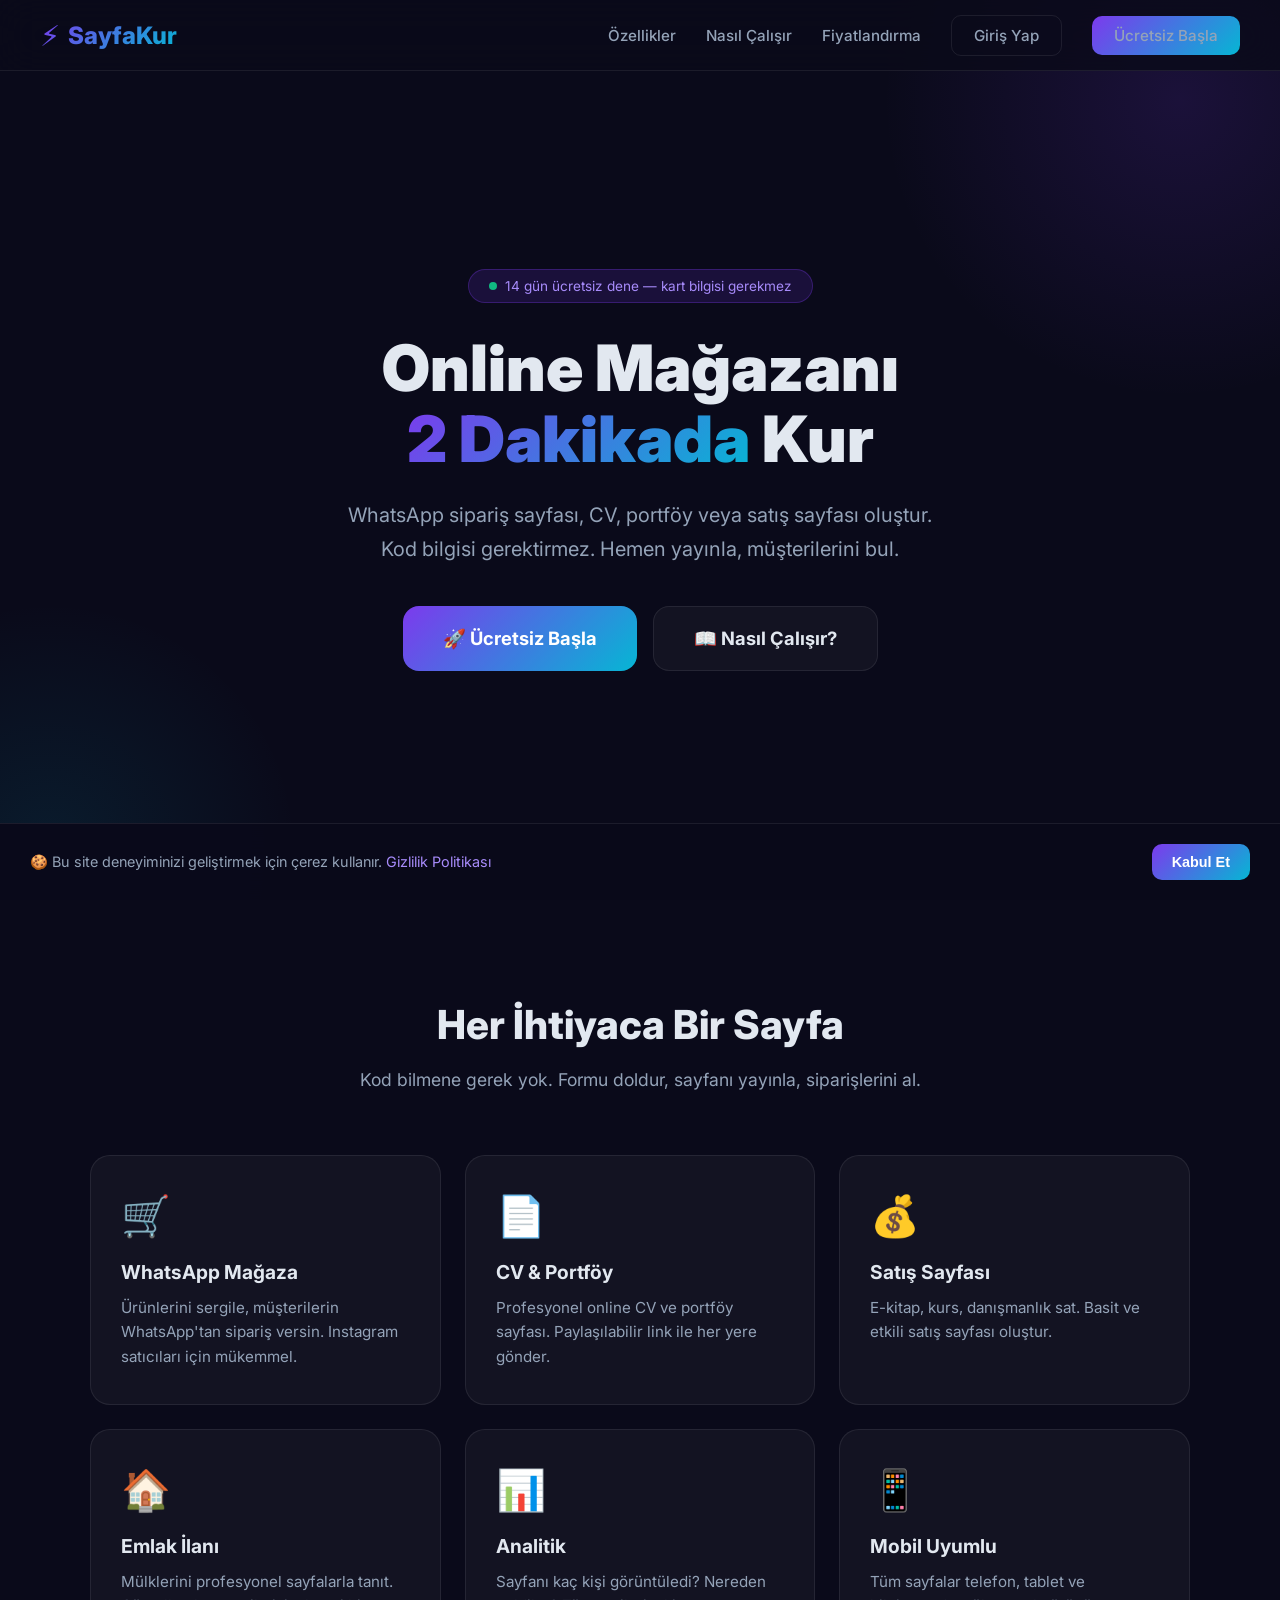
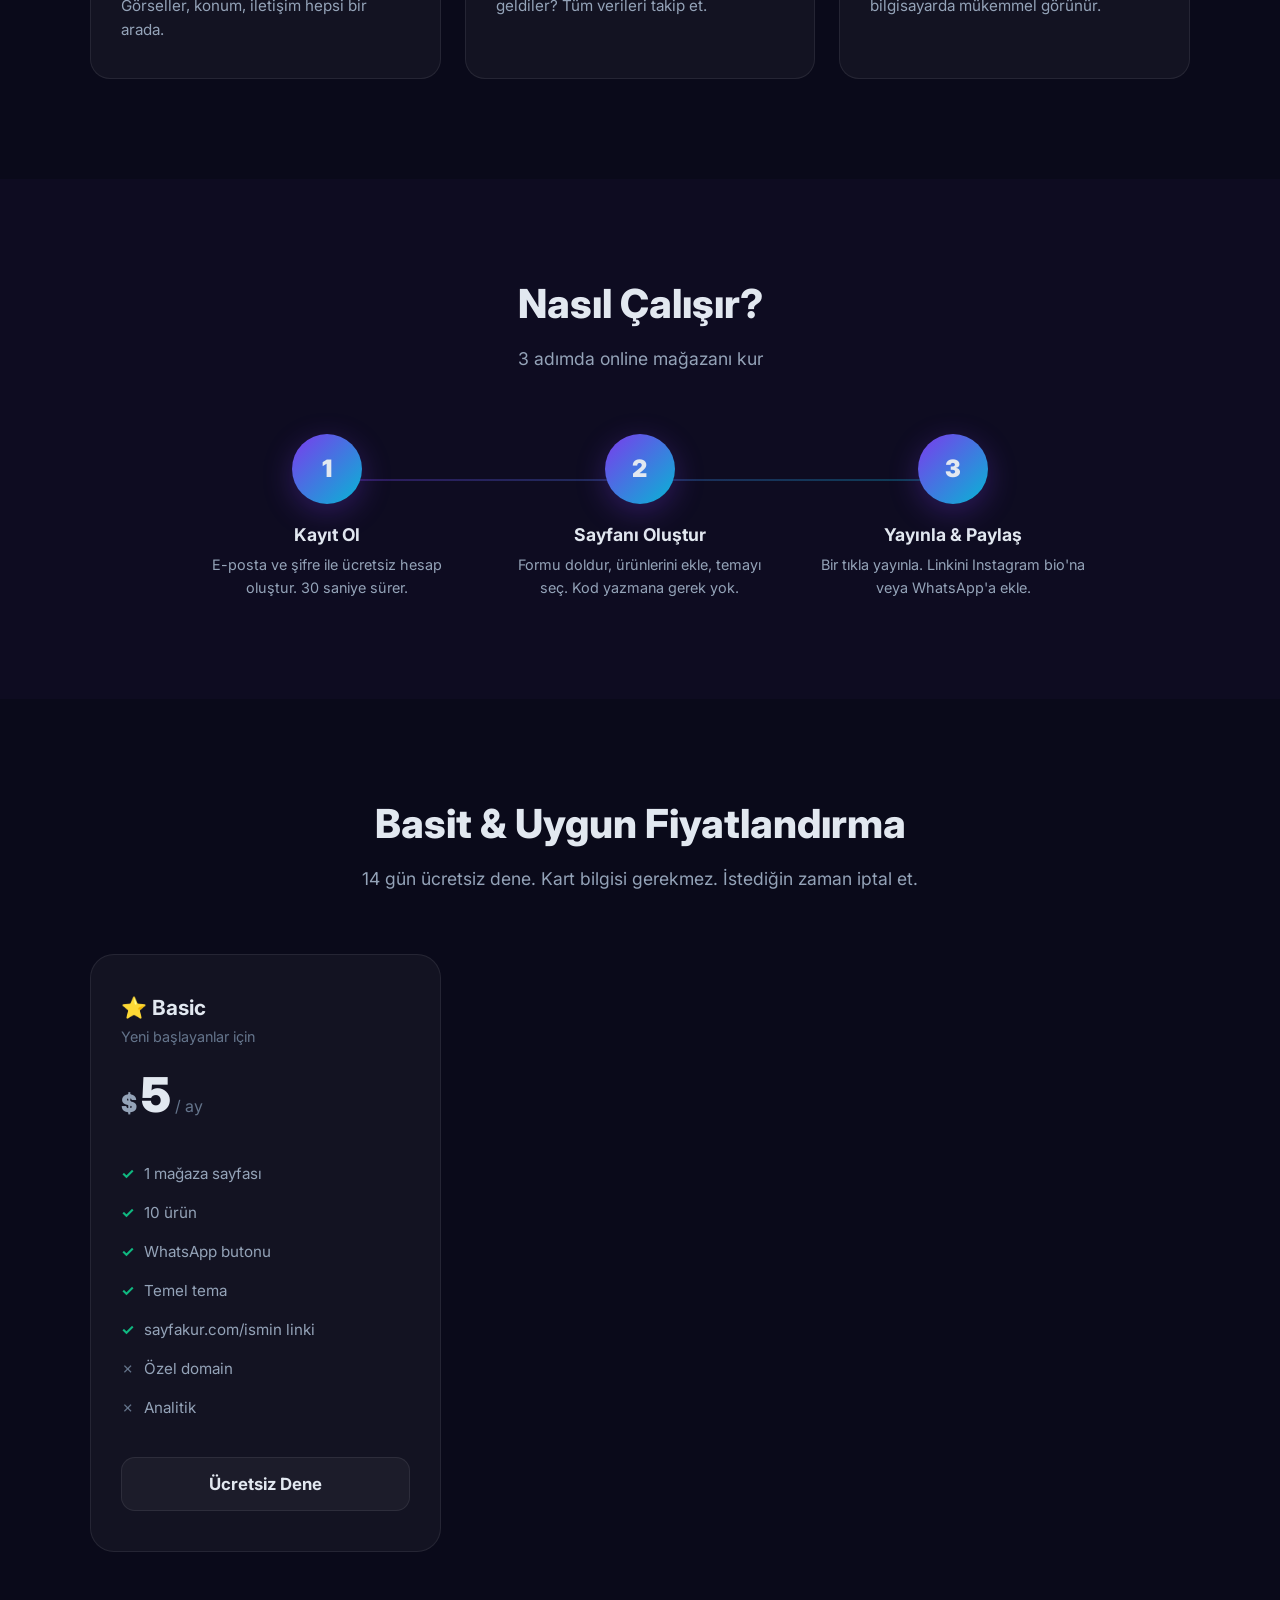
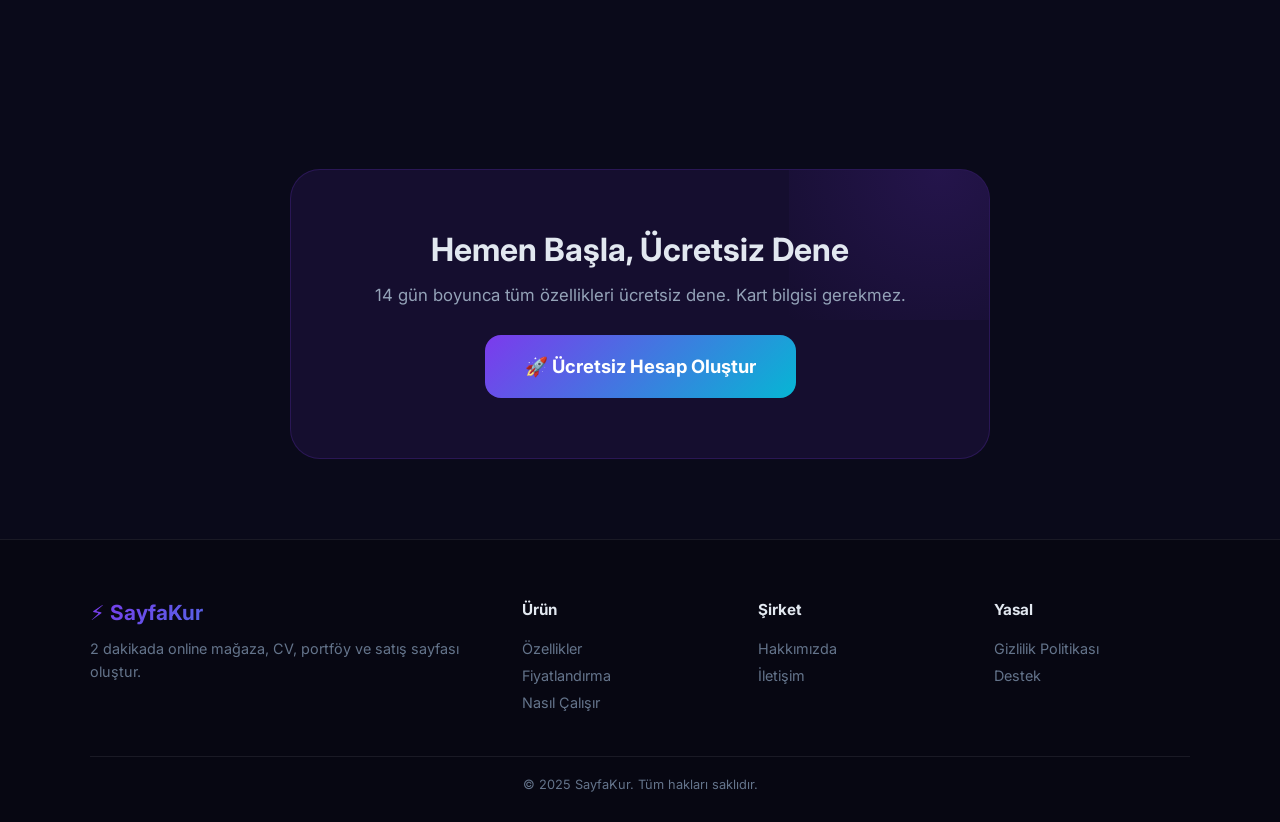
<file: index.html>
<!DOCTYPE html>
<html lang="tr">
<head>
    <meta charset="UTF-8">
    <meta name="viewport" content="width=device-width, initial-scale=1.0">
    <title>SayfaKur — 2 Dakikada WhatsApp Mağaza Sayfası Oluştur</title>
    <meta name="description" content="SayfaKur ile 2 dakikada WhatsApp mağaza sayfası, CV, portföy ve satış sayfası oluşturun. Ücretsiz deneyin!">
    <meta name="keywords" content="whatsapp mağaza, online mağaza, sipariş sayfası, mini site oluştur, sayfakur">
    <meta name="robots" content="index, follow">
    <link rel="canonical" href="https://sayfakur.vercel.app/">
    <meta property="og:title" content="SayfaKur — 2 Dakikada Online Mağaza Sayfası">
    <meta property="og:description" content="WhatsApp mağaza sayfası, CV, satış sayfası oluştur. Ücretsiz başla!">
    <meta property="og:type" content="website">
    <meta property="og:url" content="https://sayfakur.vercel.app/">
    <link rel="preconnect" href="https://fonts.googleapis.com">
    <link href="https://fonts.googleapis.com/css2?family=Inter:wght@400;500;600;700;800;900&display=swap" rel="stylesheet">
    <link rel="stylesheet" href="/style.css">
</head>
<body>

<!-- NAVBAR -->
<nav class="navbar">
    <div class="navbar-inner">
        <a href="/" class="navbar-logo">
            <span>⚡</span> SayfaKur
        </a>

        <button class="hamburger" onclick="toggleMenu()">
            <span></span>
            <span></span>
            <span></span>
        </button>

        <div class="navbar-links" id="nav-links">
            <a href="#ozellikler">Özellikler</a>
            <a href="#nasil-calisir">Nasıl Çalışır</a>
            <a href="#fiyatlandirma">Fiyatlandırma</a>
            <a href="/giris.html" class="nav-btn nav-btn-ghost">Giriş Yap</a>
            <a href="/kayit.html" class="nav-btn nav-btn-primary">Ücretsiz Başla</a>
        </div>
    </div>
</nav>

<!-- HERO -->
<section class="hero">
    <div class="hero-content">
        <div class="hero-badge">
            <span class="dot"></span>
            14 gün ücretsiz dene — kart bilgisi gerekmez
        </div>
        <h1>
            Online Mağazanı<br>
            <span class="gradient-text">2 Dakikada</span> Kur
        </h1>
        <p>
            WhatsApp sipariş sayfası, CV, portföy veya satış sayfası oluştur.
            Kod bilgisi gerektirmez. Hemen yayınla, müşterilerini bul.
        </p>
        <div class="hero-buttons">
            <a href="/kayit.html" class="btn btn-primary btn-lg">
                🚀 Ücretsiz Başla
            </a>
            <a href="#nasil-calisir" class="btn btn-secondary btn-lg">
                📖 Nasıl Çalışır?
            </a>
        </div>
    </div>
</section>

<!-- ÖZELLİKLER -->
<section class="section" id="ozellikler">
    <div class="section-header animate-on-scroll">
        <h2>Her İhtiyaca <span class="gradient-text">Bir Sayfa</span></h2>
        <p>Kod bilmene gerek yok. Formu doldur, sayfanı yayınla, siparişlerini al.</p>
    </div>

    <div class="features-grid">
        <div class="feature-card animate-on-scroll">
            <span class="feature-icon">🛒</span>
            <h3>WhatsApp Mağaza</h3>
            <p>Ürünlerini sergile, müşterilerin WhatsApp'tan sipariş versin. Instagram satıcıları için mükemmel.</p>
        </div>

        <div class="feature-card animate-on-scroll">
            <span class="feature-icon">📄</span>
            <h3>CV & Portföy</h3>
            <p>Profesyonel online CV ve portföy sayfası. Paylaşılabilir link ile her yere gönder.</p>
        </div>

        <div class="feature-card animate-on-scroll">
            <span class="feature-icon">💰</span>
            <h3>Satış Sayfası</h3>
            <p>E-kitap, kurs, danışmanlık sat. Basit ve etkili satış sayfası oluştur.</p>
        </div>

        <div class="feature-card animate-on-scroll">
            <span class="feature-icon">🏠</span>
            <h3>Emlak İlanı</h3>
            <p>Mülklerini profesyonel sayfalarla tanıt. Görseller, konum, iletişim hepsi bir arada.</p>
        </div>

        <div class="feature-card animate-on-scroll">
            <span class="feature-icon">📊</span>
            <h3>Analitik</h3>
            <p>Sayfanı kaç kişi görüntüledi? Nereden geldiler? Tüm verileri takip et.</p>
        </div>

        <div class="feature-card animate-on-scroll">
            <span class="feature-icon">📱</span>
            <h3>Mobil Uyumlu</h3>
            <p>Tüm sayfalar telefon, tablet ve bilgisayarda mükemmel görünür.</p>
        </div>
    </div>
</section>

<!-- NASIL ÇALIŞIR -->
<section class="section" id="nasil-calisir" style="background:rgba(124,58,237,0.03);">
    <div class="section-header animate-on-scroll">
        <h2>Nasıl <span class="gradient-text">Çalışır?</span></h2>
        <p>3 adımda online mağazanı kur</p>
    </div>

    <div class="steps-grid">
        <div class="step-item animate-on-scroll">
            <div class="step-number">1</div>
            <h3>Kayıt Ol</h3>
            <p>E-posta ve şifre ile ücretsiz hesap oluştur. 30 saniye sürer.</p>
        </div>

        <div class="step-item animate-on-scroll">
            <div class="step-number">2</div>
            <h3>Sayfanı Oluştur</h3>
            <p>Formu doldur, ürünlerini ekle, temayı seç. Kod yazmana gerek yok.</p>
        </div>

        <div class="step-item animate-on-scroll">
            <div class="step-number">3</div>
            <h3>Yayınla & Paylaş</h3>
            <p>Bir tıkla yayınla. Linkini Instagram bio'na veya WhatsApp'a ekle.</p>
        </div>
    </div>
</section>

<!-- FİYATLANDIRMA -->
<section class="section" id="fiyatlandirma">
    <div class="section-header animate-on-scroll">
        <h2>Basit & Uygun <span class="gradient-text">Fiyatlandırma</span></h2>
        <p>14 gün ücretsiz dene. Kart bilgisi gerekmez. İstediğin zaman iptal et.</p>
    </div>

    <div class="pricing-grid">

        <!-- BASIC -->
        <div class="pricing-card animate-on-scroll">
            <h3>⭐ Basic</h3>
            <p style="color:var(--text-dim);font-size:0.9rem;">Yeni başlayanlar için</p>
            <div class="price">
                <span class="currency">$</span>5
                <span class="period">/ ay</span>
            </div>
            <ul class="pricing-features">
                <li><span class="check">✓</span> 1 mağaza sayfası</li>
                <li><span class="check">✓</span> 10 ürün</li>
                <li><span class="check">✓</span> WhatsApp butonu</li>
                <li><span class="check">✓</span> Temel tema</li>
                <li><span class="check">✓</span> sayfakur.com/ismin linki</li>
                <li><span class="cross">✗</span> Özel domain</li>
                <li><span class="cross">✗</span> Analitik</li>
            </ul>
            <a href="/kayit.html" class="btn btn-secondary btn-full">Ücretsiz Dene</a>
        </div>

        <!-- PRO -->
        <div class="pricing-card popular animate-on-scroll">
            <div class="popular-badge">🔥 En Popüler</div>
            <h3>🚀 Pro</h3>
            <p style="color:var(--text-dim);font-size:0.9rem;">Büyüyen işletmeler için</p>
            <div class="price">
                <span class="currency">$</span>10
                <span class="period">/ ay</span>
            </div>
            <ul class="pricing-features">
                <li><span class="check">✓</span> 5 mağaza sayfası</li>
                <li><span class="check">✓</span> Sınırsız ürün</li>
                <li><span class="check">✓</span> WhatsApp + Instagram</li>
                <li><span class="check">✓</span> Tüm temalar</li>
                <li><span class="check">✓</span> Watermark kaldırma</li>
                <li><span class="check">✓</span> PDF katalog export</li>
                <li><span class="check">✓</span> Temel analitik</li>
                <li><span class="cross">✗</span> Özel domain</li>
            </ul>
            <a href="/kayit.html" class="btn btn-primary btn-full">Ücretsiz Dene</a>
        </div>

        <!-- BUSINESS -->
        <div class="pricing-card animate-on-scroll">
            <h3>💎 Business</h3>
            <p style="color:var(--text-dim);font-size:0.9rem;">Profesyoneller için</p>
            <div class="price">
                <span class="currency">$</span>20
                <span class="period">/ ay</span>
            </div>
            <ul class="pricing-features">
                <li><span class="check">✓</span> Sınırsız sayfa</li>
                <li><span class="check">✓</span> Sınırsız ürün</li>
                <li><span class="check">✓</span> Özel domain bağlama</li>
                <li><span class="check">✓</span> Gelişmiş analitik</li>
                <li><span class="check">✓</span> CRM (müşteri takip)</li>
                <li><span class="check">✓</span> Teklif / fatura</li>
                <li><span class="check">✓</span> Öncelikli destek</li>
            </ul>
            <a href="/kayit.html" class="btn btn-accent btn-full">Ücretsiz Dene</a>
        </div>
    </div>
</section>



<!-- CTA -->
<section class="cta-section">
    <div class="cta-box animate-on-scroll">
        <h2>Hemen Başla, <span class="gradient-text">Ücretsiz Dene</span></h2>
        <p>14 gün boyunca tüm özellikleri ücretsiz dene. Kart bilgisi gerekmez.</p>
        <a href="/kayit.html" class="btn btn-primary btn-lg">
            🚀 Ücretsiz Hesap Oluştur
        </a>
    </div>
</section>

<!-- FOOTER -->
<footer class="footer">
    <div class="footer-inner">
        <div class="footer-brand">
            <h3>⚡ SayfaKur</h3>
            <p>2 dakikada online mağaza, CV, portföy ve satış sayfası oluştur.</p>
        </div>
        <div class="footer-col">
            <h4>Ürün</h4>
            <a href="#ozellikler">Özellikler</a>
            <a href="#fiyatlandirma">Fiyatlandırma</a>
            <a href="#nasil-calisir">Nasıl Çalışır</a>
        </div>
        <div class="footer-col">
            <h4>Şirket</h4>
            <a href="/hakkimizda.html">Hakkımızda</a>
            <a href="/iletisim.html">İletişim</a>
        </div>
        <div class="footer-col">
            <h4>Yasal</h4>
            <a href="/gizlilik.html">Gizlilik Politikası</a>
            <a href="/iletisim.html">Destek</a>
        </div>
    </div>
    <div class="footer-bottom">
        <p>© 2025 SayfaKur. Tüm hakları saklıdır.</p>
    </div>
</footer>

<!-- Cookie Banner -->
<div class="cookie-banner" id="cookie-banner">
    <p>🍪 Bu site deneyiminizi geliştirmek için çerez kullanır. <a href="/gizlilik.html">Gizlilik Politikası</a></p>
    <button class="btn btn-sm btn-primary" onclick="acceptCookies()">Kabul Et</button>
</div>

<script>
    // Cookie banner
    if (localStorage.getItem('cookieAccepted')) {
        document.getElementById('cookie-banner').style.display = 'none';
    }
    function acceptCookies() {
        localStorage.setItem('cookieAccepted', 'true');
        document.getElementById('cookie-banner').style.display = 'none';
    }

    // Hamburger menü
    function toggleMenu() {
        document.getElementById('nav-links').classList.toggle('open');
    }

    // Scroll animasyon
    const observer = new IntersectionObserver((entries) => {
        entries.forEach((entry, index) => {
            if (entry.isIntersecting) {
                setTimeout(() => {
                    entry.target.classList.add('visible');
                }, index * 100);
                observer.unobserve(entry.target);
            }
        });
    }, { threshold: 0.1 });

    document.querySelectorAll('.animate-on-scroll').forEach(el => {
        observer.observe(el);
    });
</script>

</body>
</html>
</file>
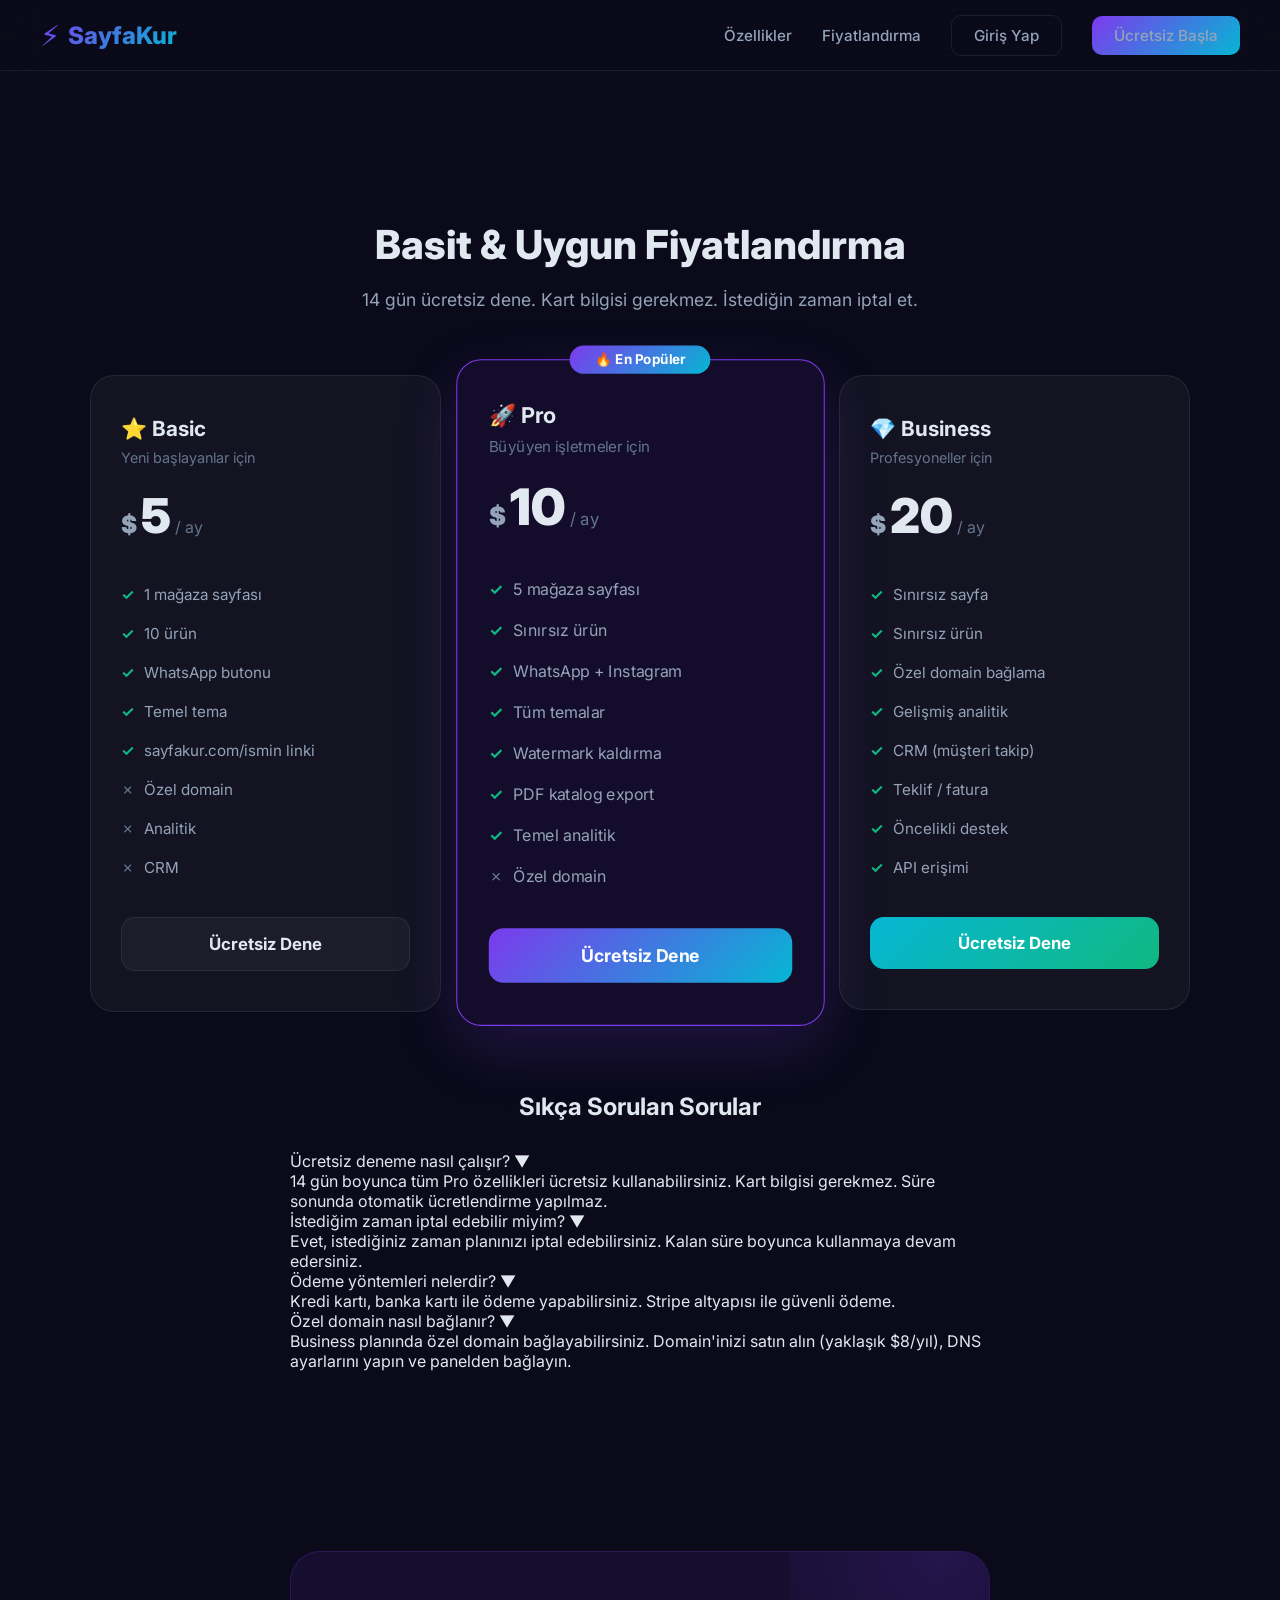
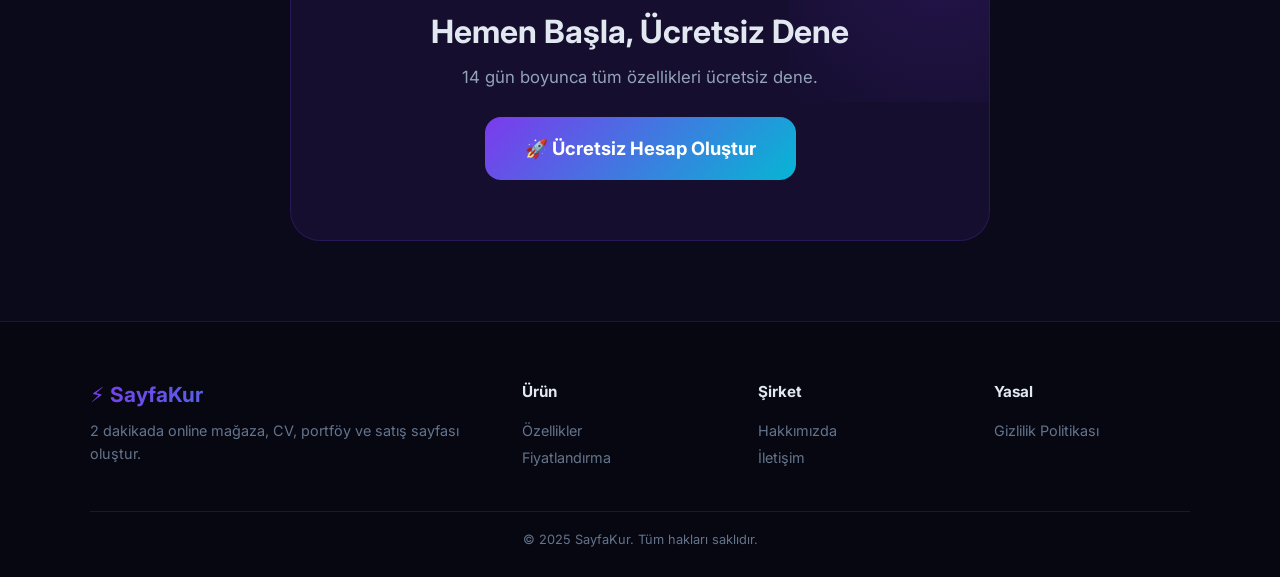
<file: fiyatlandirma.html>
<!DOCTYPE html>
<html lang="tr">
<head>
    <meta charset="UTF-8">
    <meta name="viewport" content="width=device-width, initial-scale=1.0">
    <title>Fiyatlandırma — SayfaKur</title>
    <meta name="description" content="SayfaKur fiyatlandırma planları. $5'dan başlayan fiyatlarla online mağaza oluşturun.">
    <link rel="preconnect" href="https://fonts.googleapis.com">
    <link href="https://fonts.googleapis.com/css2?family=Inter:wght@400;500;600;700;800;900&display=swap" rel="stylesheet">
    <link rel="stylesheet" href="/style.css">
</head>
<body>

<nav class="navbar">
    <div class="navbar-inner">
        <a href="/" class="navbar-logo"><span>⚡</span> SayfaKur</a>
        <button class="hamburger" onclick="toggleMenu()"><span></span><span></span><span></span></button>
        <div class="navbar-links" id="nav-links">
            <a href="/#ozellikler">Özellikler</a>
            <a href="/fiyatlandirma.html">Fiyatlandırma</a>
            <a href="/giris.html" class="nav-btn nav-btn-ghost">Giriş Yap</a>
            <a href="/kayit.html" class="nav-btn nav-btn-primary">Ücretsiz Başla</a>
        </div>
    </div>
</nav>

<div style="padding-top:120px;"></div>

<section class="section" id="fiyatlandirma">
    <div class="section-header animate-on-scroll">
        <h2>Basit & Uygun <span class="gradient-text">Fiyatlandırma</span></h2>
        <p>14 gün ücretsiz dene. Kart bilgisi gerekmez. İstediğin zaman iptal et.</p>
    </div>

    <div class="pricing-grid">

        <!-- BASIC -->
        <div class="pricing-card animate-on-scroll">
            <h3>⭐ Basic</h3>
            <p style="color:var(--text-dim);font-size:0.9rem;">Yeni başlayanlar için</p>
            <div class="price">
                <span class="currency">$</span>5
                <span class="period">/ ay</span>
            </div>
            <ul class="pricing-features">
                <li><span class="check">✓</span> 1 mağaza sayfası</li>
                <li><span class="check">✓</span> 10 ürün</li>
                <li><span class="check">✓</span> WhatsApp butonu</li>
                <li><span class="check">✓</span> Temel tema</li>
                <li><span class="check">✓</span> sayfakur.com/ismin linki</li>
                <li><span class="cross">✗</span> Özel domain</li>
                <li><span class="cross">✗</span> Analitik</li>
                <li><span class="cross">✗</span> CRM</li>
            </ul>
            <a href="/kayit.html" class="btn btn-secondary btn-full">Ücretsiz Dene</a>
        </div>

        <!-- PRO -->
        <div class="pricing-card popular animate-on-scroll">
            <div class="popular-badge">🔥 En Popüler</div>
            <h3>🚀 Pro</h3>
            <p style="color:var(--text-dim);font-size:0.9rem;">Büyüyen işletmeler için</p>
            <div class="price">
                <span class="currency">$</span>10
                <span class="period">/ ay</span>
            </div>
            <ul class="pricing-features">
                <li><span class="check">✓</span> 5 mağaza sayfası</li>
                <li><span class="check">✓</span> Sınırsız ürün</li>
                <li><span class="check">✓</span> WhatsApp + Instagram</li>
                <li><span class="check">✓</span> Tüm temalar</li>
                <li><span class="check">✓</span> Watermark kaldırma</li>
                <li><span class="check">✓</span> PDF katalog export</li>
                <li><span class="check">✓</span> Temel analitik</li>
                <li><span class="cross">✗</span> Özel domain</li>
            </ul>
            <a href="/kayit.html" class="btn btn-primary btn-full">Ücretsiz Dene</a>
        </div>

        <!-- BUSINESS -->
        <div class="pricing-card animate-on-scroll">
            <h3>💎 Business</h3>
            <p style="color:var(--text-dim);font-size:0.9rem;">Profesyoneller için</p>
            <div class="price">
                <span class="currency">$</span>20
                <span class="period">/ ay</span>
            </div>
            <ul class="pricing-features">
                <li><span class="check">✓</span> Sınırsız sayfa</li>
                <li><span class="check">✓</span> Sınırsız ürün</li>
                <li><span class="check">✓</span> Özel domain bağlama</li>
                <li><span class="check">✓</span> Gelişmiş analitik</li>
                <li><span class="check">✓</span> CRM (müşteri takip)</li>
                <li><span class="check">✓</span> Teklif / fatura</li>
                <li><span class="check">✓</span> Öncelikli destek</li>
                <li><span class="check">✓</span> API erişimi</li>
            </ul>
            <a href="/kayit.html" class="btn btn-accent btn-full">Ücretsiz Dene</a>
        </div>
    </div>

    <!-- SSS -->
    <div style="max-width:700px;margin:80px auto 0;" class="faq-section">
        <h2 style="text-align:center;margin-bottom:30px;">Sıkça Sorulan Sorular</h2>

        <article class="faq-item">
            <div class="faq-question" onclick="this.parentElement.classList.toggle('open')">
                <span>Ücretsiz deneme nasıl çalışır?</span>
                <span class="arrow">▼</span>
            </div>
            <div class="faq-answer">
                <p>14 gün boyunca tüm Pro özellikleri ücretsiz kullanabilirsiniz. Kart bilgisi gerekmez. Süre sonunda otomatik ücretlendirme yapılmaz.</p>
            </div>
        </article>

        <article class="faq-item">
            <div class="faq-question" onclick="this.parentElement.classList.toggle('open')">
                <span>İstediğim zaman iptal edebilir miyim?</span>
                <span class="arrow">▼</span>
            </div>
            <div class="faq-answer">
                <p>Evet, istediğiniz zaman planınızı iptal edebilirsiniz. Kalan süre boyunca kullanmaya devam edersiniz.</p>
            </div>
        </article>

        <article class="faq-item">
            <div class="faq-question" onclick="this.parentElement.classList.toggle('open')">
                <span>Ödeme yöntemleri nelerdir?</span>
                <span class="arrow">▼</span>
            </div>
            <div class="faq-answer">
                <p>Kredi kartı, banka kartı ile ödeme yapabilirsiniz. Stripe altyapısı ile güvenli ödeme.</p>
            </div>
        </article>

        <article class="faq-item">
            <div class="faq-question" onclick="this.parentElement.classList.toggle('open')">
                <span>Özel domain nasıl bağlanır?</span>
                <span class="arrow">▼</span>
            </div>
            <div class="faq-answer">
                <p>Business planında özel domain bağlayabilirsiniz. Domain'inizi satın alın (yaklaşık $8/yıl), DNS ayarlarını yapın ve panelden bağlayın.</p>
            </div>
        </article>
    </div>
</section>

<!-- CTA -->
<section class="cta-section">
    <div class="cta-box animate-on-scroll">
        <h2>Hemen Başla, <span class="gradient-text">Ücretsiz Dene</span></h2>
        <p>14 gün boyunca tüm özellikleri ücretsiz dene.</p>
        <a href="/kayit.html" class="btn btn-primary btn-lg">🚀 Ücretsiz Hesap Oluştur</a>
    </div>
</section>

<footer class="footer">
    <div class="footer-inner">
        <div class="footer-brand">
            <h3>⚡ SayfaKur</h3>
            <p>2 dakikada online mağaza, CV, portföy ve satış sayfası oluştur.</p>
        </div>
        <div class="footer-col">
            <h4>Ürün</h4>
            <a href="/#ozellikler">Özellikler</a>
            <a href="/fiyatlandirma.html">Fiyatlandırma</a>
        </div>
        <div class="footer-col">
            <h4>Şirket</h4>
            <a href="/hakkimizda.html">Hakkımızda</a>
            <a href="/iletisim.html">İletişim</a>
        </div>
        <div class="footer-col">
            <h4>Yasal</h4>
            <a href="/gizlilik.html">Gizlilik Politikası</a>
        </div>
    </div>
    <div class="footer-bottom">
        <p>© 2025 SayfaKur. Tüm hakları saklıdır.</p>
    </div>
</footer>

<script>
    function toggleMenu() {
        document.getElementById('nav-links').classList.toggle('open');
    }
    const observer = new IntersectionObserver((entries) => {
        entries.forEach((entry, i) => {
            if (entry.isIntersecting) {
                setTimeout(() => entry.target.classList.add('visible'), i * 100);
                observer.unobserve(entry.target);
            }
        });
    }, { threshold: 0.1 });
    document.querySelectorAll('.animate-on-scroll').forEach(el => observer.observe(el));
</script>

</body>
</html>
</file>
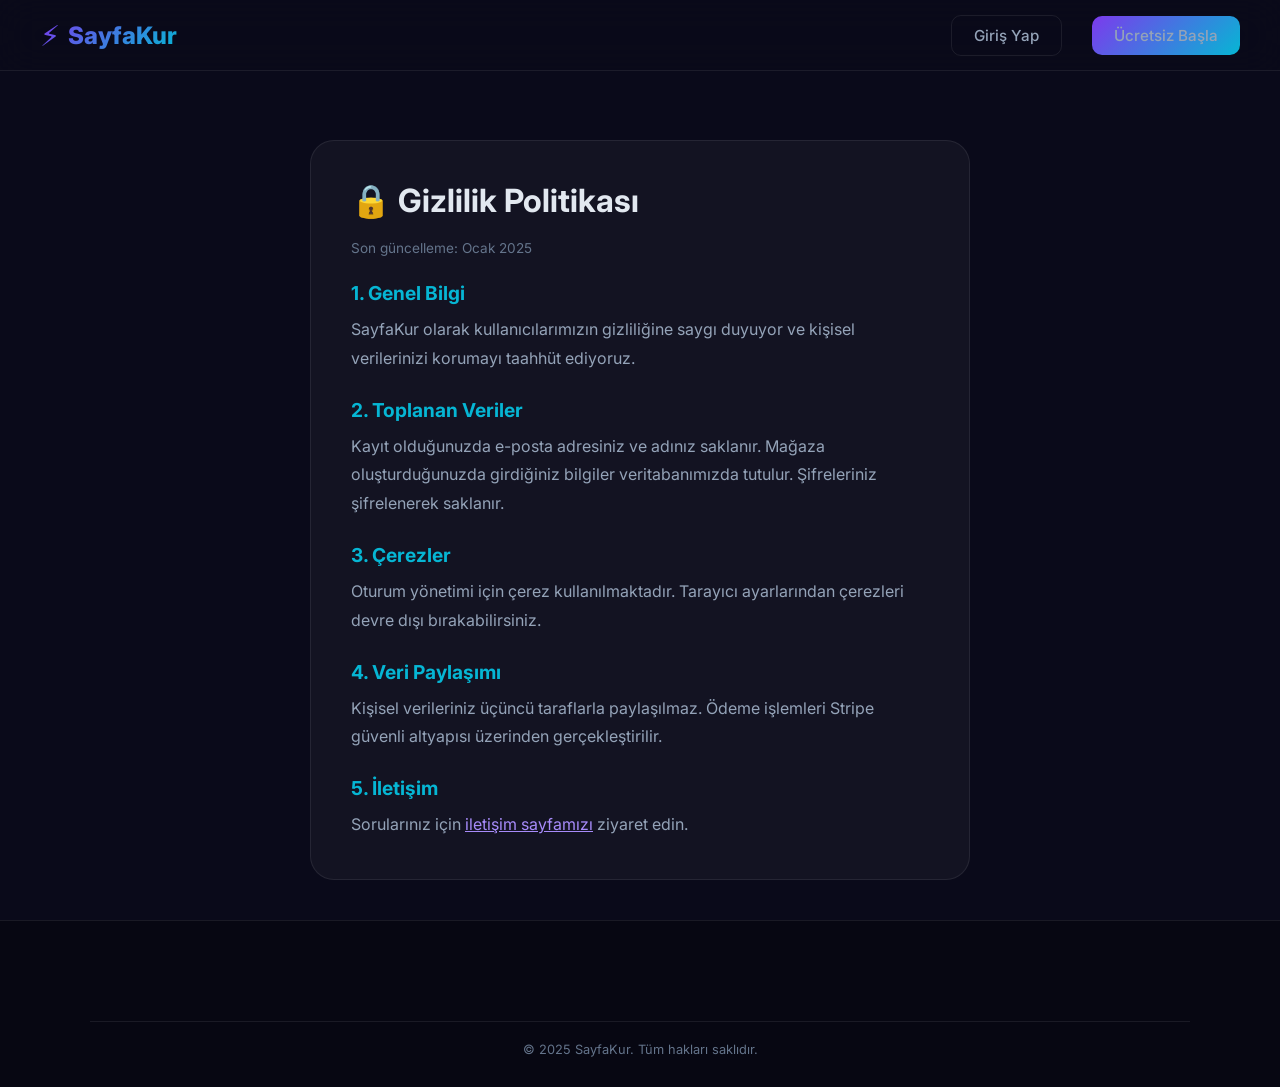
<file: gizlilik.html>
<!DOCTYPE html>
<html lang="tr">
<head>
    <meta charset="UTF-8">
    <meta name="viewport" content="width=device-width, initial-scale=1.0">
    <title>Gizlilik Politikası — SayfaKur</title>
    <link rel="preconnect" href="https://fonts.googleapis.com">
    <link href="https://fonts.googleapis.com/css2?family=Inter:wght@400;500;600;700;800;900&display=swap" rel="stylesheet">
    <link rel="stylesheet" href="/style.css">
</head>
<body>
<nav class="navbar">
    <div class="navbar-inner">
        <a href="/" class="navbar-logo"><span>⚡</span> SayfaKur</a>
        <button class="hamburger" onclick="toggleMenu()"><span></span><span></span><span></span></button>
        <div class="navbar-links" id="nav-links">
            <a href="/giris.html" class="nav-btn nav-btn-ghost">Giriş Yap</a>
            <a href="/kayit.html" class="nav-btn nav-btn-primary">Ücretsiz Başla</a>
        </div>
    </div>
</nav>
<div style="padding-top:100px;"></div>
<div style="max-width:700px;margin:0 auto;padding:40px 20px;">
    <div class="card" style="background:var(--bg-card);border:1px solid var(--border);border-radius:24px;padding:40px;">
        <h1 style="font-size:2rem;margin-bottom:20px;">🔒 Gizlilik Politikası</h1>
        <p style="color:var(--text-dim);font-size:0.85rem;margin-bottom:20px;">Son güncelleme: Ocak 2025</p>

        <h2 style="font-size:1.2rem;margin:25px 0 10px;color:var(--accent);">1. Genel Bilgi</h2>
        <p style="color:var(--text-muted);line-height:1.8;margin-bottom:15px;">SayfaKur olarak kullanıcılarımızın gizliliğine saygı duyuyor ve kişisel verilerinizi korumayı taahhüt ediyoruz.</p>

        <h2 style="font-size:1.2rem;margin:25px 0 10px;color:var(--accent);">2. Toplanan Veriler</h2>
        <p style="color:var(--text-muted);line-height:1.8;margin-bottom:15px;">Kayıt olduğunuzda e-posta adresiniz ve adınız saklanır. Mağaza oluşturduğunuzda girdiğiniz bilgiler veritabanımızda tutulur. Şifreleriniz şifrelenerek saklanır.</p>

        <h2 style="font-size:1.2rem;margin:25px 0 10px;color:var(--accent);">3. Çerezler</h2>
        <p style="color:var(--text-muted);line-height:1.8;margin-bottom:15px;">Oturum yönetimi için çerez kullanılmaktadır. Tarayıcı ayarlarından çerezleri devre dışı bırakabilirsiniz.</p>

        <h2 style="font-size:1.2rem;margin:25px 0 10px;color:var(--accent);">4. Veri Paylaşımı</h2>
        <p style="color:var(--text-muted);line-height:1.8;margin-bottom:15px;">Kişisel verileriniz üçüncü taraflarla paylaşılmaz. Ödeme işlemleri Stripe güvenli altyapısı üzerinden gerçekleştirilir.</p>

        <h2 style="font-size:1.2rem;margin:25px 0 10px;color:var(--accent);">5. İletişim</h2>
        <p style="color:var(--text-muted);line-height:1.8;">Sorularınız için <a href="/iletisim.html" style="color:var(--primary-light);">iletişim sayfamızı</a> ziyaret edin.</p>
    </div>
</div>
<footer class="footer">
    <div class="footer-bottom"><p>© 2025 SayfaKur. Tüm hakları saklıdır.</p></div>
</footer>
<script>function toggleMenu(){document.getElementById('nav-links').classList.toggle('open');}</script>
</body>
</html>
</file>
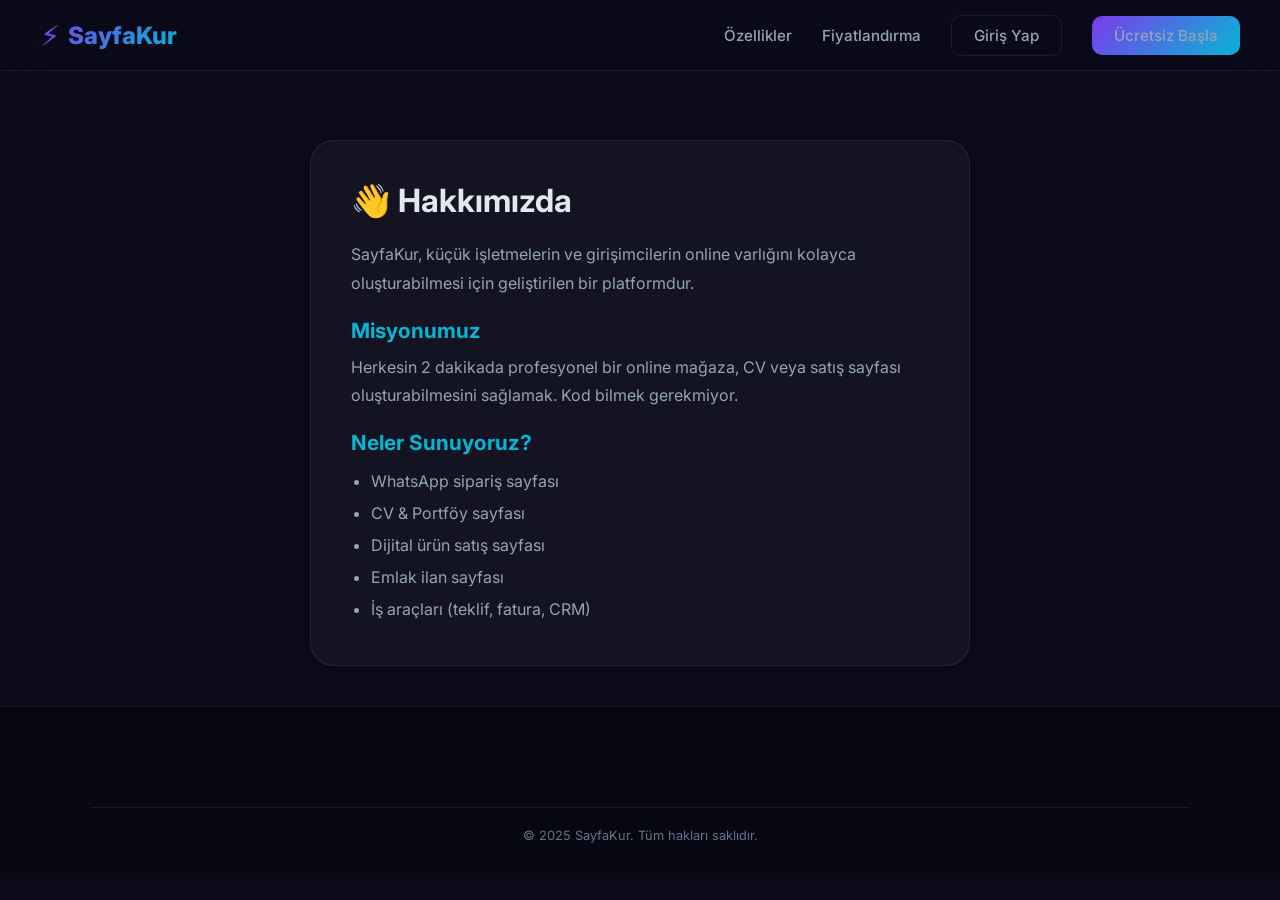
<file: hakkimizda.html>
<!DOCTYPE html>
<html lang="tr">
<head>
    <meta charset="UTF-8">
    <meta name="viewport" content="width=device-width, initial-scale=1.0">
    <title>Hakkımızda — SayfaKur</title>
    <link rel="preconnect" href="https://fonts.googleapis.com">
    <link href="https://fonts.googleapis.com/css2?family=Inter:wght@400;500;600;700;800;900&display=swap" rel="stylesheet">
    <link rel="stylesheet" href="/style.css">
</head>
<body>
<nav class="navbar">
    <div class="navbar-inner">
        <a href="/" class="navbar-logo"><span>⚡</span> SayfaKur</a>
        <button class="hamburger" onclick="toggleMenu()"><span></span><span></span><span></span></button>
        <div class="navbar-links" id="nav-links">
            <a href="/#ozellikler">Özellikler</a>
            <a href="/fiyatlandirma.html">Fiyatlandırma</a>
            <a href="/giris.html" class="nav-btn nav-btn-ghost">Giriş Yap</a>
            <a href="/kayit.html" class="nav-btn nav-btn-primary">Ücretsiz Başla</a>
        </div>
    </div>
</nav>
<div style="padding-top:100px;"></div>
<div style="max-width:700px;margin:0 auto;padding:40px 20px;">
    <div class="card" style="background:var(--bg-card);border:1px solid var(--border);border-radius:24px;padding:40px;">
        <h1 style="font-size:2rem;margin-bottom:20px;">👋 Hakkımızda</h1>
        <p style="color:var(--text-muted);line-height:1.8;margin-bottom:20px;">SayfaKur, küçük işletmelerin ve girişimcilerin online varlığını kolayca oluşturabilmesi için geliştirilen bir platformdur.</p>
        <h2 style="font-size:1.3rem;margin-bottom:10px;color:var(--accent);">Misyonumuz</h2>
        <p style="color:var(--text-muted);line-height:1.8;margin-bottom:20px;">Herkesin 2 dakikada profesyonel bir online mağaza, CV veya satış sayfası oluşturabilmesini sağlamak. Kod bilmek gerekmiyor.</p>
        <h2 style="font-size:1.3rem;margin-bottom:10px;color:var(--accent);">Neler Sunuyoruz?</h2>
        <ul style="color:var(--text-muted);line-height:2;padding-left:20px;">
            <li>WhatsApp sipariş sayfası</li>
            <li>CV & Portföy sayfası</li>
            <li>Dijital ürün satış sayfası</li>
            <li>Emlak ilan sayfası</li>
            <li>İş araçları (teklif, fatura, CRM)</li>
        </ul>
    </div>
</div>
<footer class="footer">
    <div class="footer-bottom"><p>© 2025 SayfaKur. Tüm hakları saklıdır.</p></div>
</footer>
<script>function toggleMenu(){document.getElementById('nav-links').classList.toggle('open');}</script>
</body>
</html>
</file>
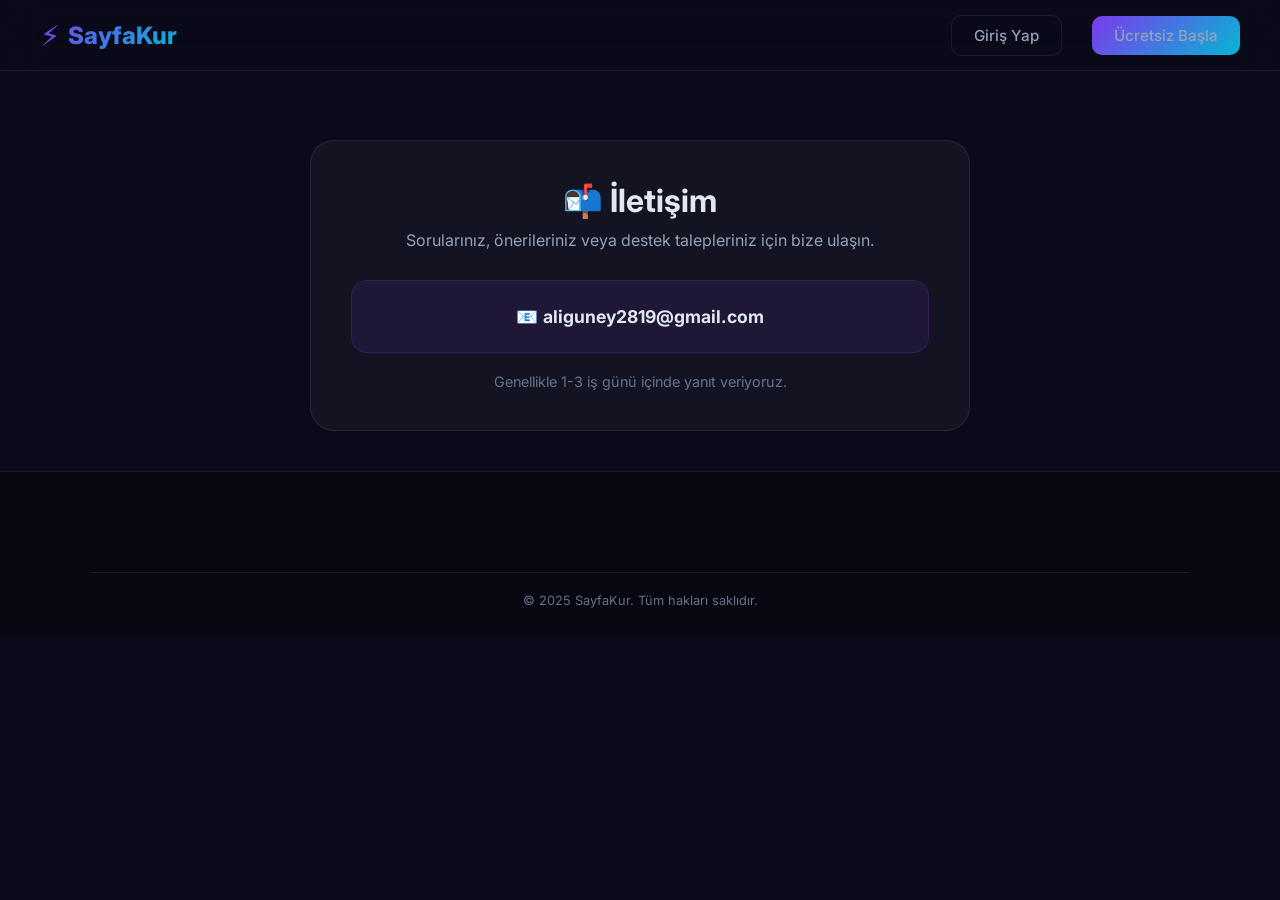
<file: iletisim.html>
<!DOCTYPE html>
<html lang="tr">
<head>
    <meta charset="UTF-8">
    <meta name="viewport" content="width=device-width, initial-scale=1.0">
    <title>İletişim — SayfaKur</title>
    <link rel="preconnect" href="https://fonts.googleapis.com">
    <link href="https://fonts.googleapis.com/css2?family=Inter:wght@400;500;600;700;800;900&display=swap" rel="stylesheet">
    <link rel="stylesheet" href="/style.css">
</head>
<body>
<nav class="navbar">
    <div class="navbar-inner">
        <a href="/" class="navbar-logo"><span>⚡</span> SayfaKur</a>
        <button class="hamburger" onclick="toggleMenu()"><span></span><span></span><span></span></button>
        <div class="navbar-links" id="nav-links">
            <a href="/giris.html" class="nav-btn nav-btn-ghost">Giriş Yap</a>
            <a href="/kayit.html" class="nav-btn nav-btn-primary">Ücretsiz Başla</a>
        </div>
    </div>
</nav>
<div style="padding-top:100px;"></div>
<div style="max-width:700px;margin:0 auto;padding:40px 20px;">
    <div class="card" style="background:var(--bg-card);border:1px solid var(--border);border-radius:24px;padding:40px;text-align:center;">
        <h1 style="font-size:2rem;margin-bottom:10px;">📬 İletişim</h1>
        <p style="color:var(--text-muted);margin-bottom:30px;">Sorularınız, önerileriniz veya destek talepleriniz için bize ulaşın.</p>
        <div style="background:rgba(124,58,237,0.1);border:1px solid rgba(124,58,237,0.2);border-radius:16px;padding:25px;margin-bottom:20px;">
            <p style="font-size:1.1rem;">📧 <strong>aliguney2819@gmail.com</strong></p>
        </div>
        <p style="color:var(--text-dim);font-size:0.9rem;">Genellikle 1-3 iş günü içinde yanıt veriyoruz.</p>
    </div>
</div>
<footer class="footer">
    <div class="footer-bottom"><p>© 2025 SayfaKur. Tüm hakları saklıdır.</p></div>
</footer>
<script>function toggleMenu(){document.getElementById('nav-links').classList.toggle('open');}</script>
</body>
</html>
</file>
<file: style.css>
/* ========================================
   SAYFAKUR — Ana Stil Dosyası
   Modern, Animasyonlu, Mobile-First
   ======================================== */

/* RESET */
* {
    margin: 0;
    padding: 0;
    box-sizing: border-box;
}

:root {
    --primary: #7c3aed;
    --primary-light: #a78bfa;
    --primary-dark: #5b21b6;
    --accent: #06b6d4;
    --accent-light: #22d3ee;
    --bg-dark: #0a0a1a;
    --bg-card: rgba(255, 255, 255, 0.04);
    --bg-card-hover: rgba(255, 255, 255, 0.08);
    --text: #e2e8f0;
    --text-muted: #94a3b8;
    --text-dim: #64748b;
    --border: rgba(255, 255, 255, 0.08);
    --success: #10b981;
    --warning: #f59e0b;
    --danger: #ef4444;
    --gradient-1: linear-gradient(135deg, #7c3aed, #06b6d4);
    --gradient-2: linear-gradient(135deg, #06b6d4, #10b981);
    --gradient-3: linear-gradient(135deg, #f59e0b, #ef4444);
}

html {
    scroll-behavior: smooth;
}

body {
    font-family: 'Inter', 'Segoe UI', system-ui, -apple-system, sans-serif;
    background: var(--bg-dark);
    color: var(--text);
    min-height: 100vh;
    overflow-x: hidden;
}

/* ===== ANIMASYONLAR ===== */
@keyframes fadeInUp {
    from {
        opacity: 0;
        transform: translateY(40px);
    }
    to {
        opacity: 1;
        transform: translateY(0);
    }
}

@keyframes fadeInDown {
    from {
        opacity: 0;
        transform: translateY(-20px);
    }
    to {
        opacity: 1;
        transform: translateY(0);
    }
}

@keyframes fadeIn {
    from { opacity: 0; }
    to { opacity: 1; }
}

@keyframes slideInLeft {
    from {
        opacity: 0;
        transform: translateX(-60px);
    }
    to {
        opacity: 1;
        transform: translateX(0);
    }
}

@keyframes slideInRight {
    from {
        opacity: 0;
        transform: translateX(60px);
    }
    to {
        opacity: 1;
        transform: translateX(0);
    }
}

@keyframes scaleIn {
    from {
        opacity: 0;
        transform: scale(0.8);
    }
    to {
        opacity: 1;
        transform: scale(1);
    }
}

@keyframes float {
    0%, 100% { transform: translateY(0); }
    50% { transform: translateY(-15px); }
}

@keyframes pulse {
    0%, 100% { opacity: 1; }
    50% { opacity: 0.5; }
}

@keyframes shimmer {
    0% { background-position: -200% 0; }
    100% { background-position: 200% 0; }
}

@keyframes gradientMove {
    0% { background-position: 0% 50%; }
    50% { background-position: 100% 50%; }
    100% { background-position: 0% 50%; }
}

@keyframes borderGlow {
    0%, 100% { border-color: rgba(124, 58, 237, 0.3); }
    50% { border-color: rgba(6, 182, 212, 0.5); }
}

@keyframes spin {
    from { transform: rotate(0deg); }
    to { transform: rotate(360deg); }
}

/* Scroll animasyonu */
.animate-on-scroll {
    opacity: 0;
    transform: translateY(40px);
    transition: all 0.8s cubic-bezier(0.16, 1, 0.3, 1);
}

.animate-on-scroll.visible {
    opacity: 1;
    transform: translateY(0);
}

/* ===== NAVBAR ===== */
.navbar {
    position: fixed;
    top: 0;
    left: 0;
    right: 0;
    z-index: 1000;
    background: rgba(10, 10, 26, 0.8);
    backdrop-filter: blur(20px);
    border-bottom: 1px solid var(--border);
    padding: 0 30px;
    animation: fadeInDown 0.6s ease;
}

.navbar-inner {
    max-width: 1200px;
    margin: 0 auto;
    display: flex;
    justify-content: space-between;
    align-items: center;
    height: 70px;
}

.navbar-logo {
    font-size: 1.5rem;
    font-weight: 800;
    background: var(--gradient-1);
    -webkit-background-clip: text;
    -webkit-text-fill-color: transparent;
    background-clip: text;
    text-decoration: none;
    display: flex;
    align-items: center;
    gap: 8px;
}

.navbar-logo span {
    font-size: 1.8rem;
}

.navbar-links {
    display: flex;
    gap: 30px;
    align-items: center;
}

.navbar-links a {
    color: var(--text-muted);
    text-decoration: none;
    font-weight: 500;
    font-size: 0.95rem;
    transition: color 0.3s;
    position: relative;
}

.navbar-links a::after {
    content: '';
    position: absolute;
    bottom: -4px;
    left: 0;
    width: 0;
    height: 2px;
    background: var(--gradient-1);
    transition: width 0.3s;
}

.navbar-links a:hover {
    color: var(--text);
}

.navbar-links a:hover::after {
    width: 100%;
}

/* NAV CTA BUTONLARI */
.nav-btn {
    padding: 10px 22px;
    border-radius: 10px;
    font-weight: 600;
    font-size: 0.9rem;
    text-decoration: none;
    transition: all 0.3s;
    cursor: pointer;
    border: none;
}

.nav-btn-ghost {
    color: var(--text);
    background: transparent;
    border: 1px solid var(--border);
}

.nav-btn-ghost:hover {
    border-color: var(--primary-light);
    background: rgba(124, 58, 237, 0.1);
}

.nav-btn-primary {
    color: white;
    background: var(--gradient-1);
    border: none;
}

.nav-btn-primary:hover {
    transform: translateY(-2px);
    box-shadow: 0 8px 25px rgba(124, 58, 237, 0.4);
}

/* HAMBURGER MENÜ */
.hamburger {
    display: none;
    flex-direction: column;
    gap: 5px;
    cursor: pointer;
    background: none;
    border: none;
    padding: 5px;
}

.hamburger span {
    width: 25px;
    height: 2px;
    background: var(--text);
    transition: all 0.3s;
}

/* ===== HERO SECTION ===== */
.hero {
    min-height: 100vh;
    display: flex;
    align-items: center;
    justify-content: center;
    padding: 120px 30px 80px;
    position: relative;
    overflow: hidden;
}

/* Hero arka plan efekti */
.hero::before {
    content: '';
    position: absolute;
    width: 600px;
    height: 600px;
    background: radial-gradient(circle, rgba(124, 58, 237, 0.15), transparent 70%);
    top: -200px;
    right: -200px;
    animation: float 8s ease-in-out infinite;
}

.hero::after {
    content: '';
    position: absolute;
    width: 500px;
    height: 500px;
    background: radial-gradient(circle, rgba(6, 182, 212, 0.1), transparent 70%);
    bottom: -200px;
    left: -200px;
    animation: float 10s ease-in-out infinite reverse;
}

.hero-content {
    max-width: 800px;
    text-align: center;
    position: relative;
    z-index: 1;
}

.hero-badge {
    display: inline-flex;
    align-items: center;
    gap: 8px;
    background: rgba(124, 58, 237, 0.15);
    border: 1px solid rgba(124, 58, 237, 0.3);
    padding: 8px 20px;
    border-radius: 50px;
    font-size: 0.85rem;
    color: var(--primary-light);
    margin-bottom: 30px;
    animation: fadeInUp 0.6s ease 0.2s both;
}

.hero-badge .dot {
    width: 8px;
    height: 8px;
    background: var(--success);
    border-radius: 50%;
    animation: pulse 2s infinite;
}

.hero h1 {
    font-size: 4rem;
    font-weight: 900;
    line-height: 1.1;
    margin-bottom: 24px;
    animation: fadeInUp 0.8s ease 0.3s both;
}

.hero h1 .gradient-text {
    background: var(--gradient-1);
    -webkit-background-clip: text;
    -webkit-text-fill-color: transparent;
    background-clip: text;
}

.hero p {
    font-size: 1.25rem;
    color: var(--text-muted);
    line-height: 1.7;
    max-width: 600px;
    margin: 0 auto 40px;
    animation: fadeInUp 0.8s ease 0.5s both;
}

.hero-buttons {
    display: flex;
    gap: 16px;
    justify-content: center;
    flex-wrap: wrap;
    animation: fadeInUp 0.8s ease 0.7s both;
}

/* BUTONLAR */
.btn {
    display: inline-flex;
    align-items: center;
    gap: 8px;
    padding: 16px 32px;
    border-radius: 14px;
    font-weight: 700;
    font-size: 1.05rem;
    text-decoration: none;
    transition: all 0.3s cubic-bezier(0.16, 1, 0.3, 1);
    cursor: pointer;
    border: none;
    position: relative;
    overflow: hidden;
}

.btn-primary {
    background: var(--gradient-1);
    color: white;
}

.btn-primary:hover {
    transform: translateY(-3px);
    box-shadow: 0 12px 35px rgba(124, 58, 237, 0.4);
}

.btn-secondary {
    background: var(--bg-card);
    color: var(--text);
    border: 1px solid var(--border);
}

.btn-secondary:hover {
    background: var(--bg-card-hover);
    border-color: var(--primary-light);
    transform: translateY(-3px);
}

.btn-accent {
    background: var(--gradient-2);
    color: white;
}

.btn-accent:hover {
    transform: translateY(-3px);
    box-shadow: 0 12px 35px rgba(6, 182, 212, 0.4);
}

.btn-danger {
    background: var(--danger);
    color: white;
}

.btn-sm {
    padding: 10px 20px;
    font-size: 0.9rem;
    border-radius: 10px;
}

.btn-lg {
    padding: 20px 40px;
    font-size: 1.15rem;
    border-radius: 16px;
}

.btn-full {
    width: 100%;
    justify-content: center;
}

/* ===== FEATURES SECTION ===== */
.section {
    padding: 100px 30px;
    position: relative;
}

.section-header {
    text-align: center;
    max-width: 700px;
    margin: 0 auto 60px;
}

.section-header h2 {
    font-size: 2.5rem;
    font-weight: 800;
    margin-bottom: 16px;
}

.section-header p {
    color: var(--text-muted);
    font-size: 1.1rem;
    line-height: 1.7;
}

.features-grid {
    max-width: 1100px;
    margin: 0 auto;
    display: grid;
    grid-template-columns: repeat(3, 1fr);
    gap: 24px;
}

.feature-card {
    background: var(--bg-card);
    border: 1px solid var(--border);
    border-radius: 20px;
    padding: 35px 30px;
    transition: all 0.4s cubic-bezier(0.16, 1, 0.3, 1);
    position: relative;
    overflow: hidden;
}

.feature-card::before {
    content: '';
    position: absolute;
    top: 0;
    left: 0;
    right: 0;
    height: 3px;
    background: var(--gradient-1);
    opacity: 0;
    transition: opacity 0.3s;
}

.feature-card:hover {
    transform: translateY(-8px);
    border-color: rgba(124, 58, 237, 0.3);
    background: var(--bg-card-hover);
    box-shadow: 0 20px 60px rgba(0, 0, 0, 0.3);
}

.feature-card:hover::before {
    opacity: 1;
}

.feature-icon {
    font-size: 2.5rem;
    margin-bottom: 20px;
    display: block;
}

.feature-card h3 {
    font-size: 1.2rem;
    margin-bottom: 12px;
    font-weight: 700;
}

.feature-card p {
    color: var(--text-muted);
    font-size: 0.95rem;
    line-height: 1.6;
}

/* ===== HOW IT WORKS ===== */
.steps-grid {
    max-width: 900px;
    margin: 0 auto;
    display: grid;
    grid-template-columns: repeat(3, 1fr);
    gap: 40px;
    position: relative;
}

.steps-grid::before {
    content: '';
    position: absolute;
    top: 45px;
    left: 15%;
    right: 15%;
    height: 2px;
    background: var(--gradient-1);
    opacity: 0.3;
}

.step-item {
    text-align: center;
    position: relative;
}

.step-number {
    width: 70px;
    height: 70px;
    border-radius: 50%;
    background: var(--gradient-1);
    display: flex;
    align-items: center;
    justify-content: center;
    font-size: 1.5rem;
    font-weight: 900;
    margin: 0 auto 20px;
    position: relative;
    z-index: 1;
    box-shadow: 0 8px 30px rgba(124, 58, 237, 0.3);
}

.step-item h3 {
    font-size: 1.1rem;
    margin-bottom: 8px;
}

.step-item p {
    color: var(--text-muted);
    font-size: 0.9rem;
    line-height: 1.6;
}

/* ===== PRICING ===== */
.pricing-grid {
    max-width: 1100px;
    margin: 0 auto;
    display: grid;
    grid-template-columns: repeat(3, 1fr);
    gap: 24px;
    align-items: start;
}

.pricing-card {
    background: var(--bg-card);
    border: 1px solid var(--border);
    border-radius: 24px;
    padding: 40px 30px;
    position: relative;
    transition: all 0.4s;
}

.pricing-card:hover {
    transform: translateY(-5px);
}

.pricing-card.popular {
    border-color: var(--primary);
    background: rgba(124, 58, 237, 0.08);
    transform: scale(1.05);
    box-shadow: 0 20px 60px rgba(124, 58, 237, 0.2);
}

.pricing-card.popular:hover {
    transform: scale(1.05) translateY(-5px);
}

.popular-badge {
    position: absolute;
    top: -14px;
    left: 50%;
    transform: translateX(-50%);
    background: var(--gradient-1);
    color: white;
    padding: 6px 24px;
    border-radius: 50px;
    font-size: 0.8rem;
    font-weight: 700;
    white-space: nowrap;
}

.pricing-card h3 {
    font-size: 1.3rem;
    margin-bottom: 8px;
}

.pricing-card .price {
    font-size: 3rem;
    font-weight: 900;
    margin: 20px 0;
    display: flex;
    align-items: baseline;
    gap: 4px;
}

.pricing-card .price .currency {
    font-size: 1.5rem;
    color: var(--text-muted);
}

.pricing-card .price .period {
    font-size: 1rem;
    color: var(--text-dim);
    font-weight: 400;
}

.pricing-features {
    list-style: none;
    margin: 30px 0;
}

.pricing-features li {
    padding: 10px 0;
    font-size: 0.95rem;
    color: var(--text-muted);
    display: flex;
    align-items: center;
    gap: 10px;
}

.pricing-features li .check {
    color: var(--success);
    font-weight: bold;
}

.pricing-features li .cross {
    color: var(--text-dim);
}

/* ===== TESTIMONIALS ===== */
.testimonials-grid {
    max-width: 1100px;
    margin: 0 auto;
    display: grid;
    grid-template-columns: repeat(3, 1fr);
    gap: 24px;
}

.testimonial-card {
    background: var(--bg-card);
    border: 1px solid var(--border);
    border-radius: 20px;
    padding: 30px;
}

.testimonial-card p {
    color: var(--text-muted);
    line-height: 1.7;
    margin-bottom: 20px;
    font-style: italic;
}

.testimonial-author {
    display: flex;
    align-items: center;
    gap: 12px;
}

.testimonial-avatar {
    width: 45px;
    height: 45px;
    border-radius: 50%;
    background: var(--gradient-1);
    display: flex;
    align-items: center;
    justify-content: center;
    font-weight: 700;
    font-size: 1.1rem;
}

.testimonial-info h4 {
    font-size: 0.95rem;
    font-weight: 600;
}

.testimonial-info span {
    font-size: 0.8rem;
    color: var(--text-dim);
}

/* ===== CTA SECTION ===== */
.cta-section {
    text-align: center;
    padding: 80px 30px;
}

.cta-box {
    max-width: 700px;
    margin: 0 auto;
    background: rgba(124, 58, 237, 0.1);
    border: 1px solid rgba(124, 58, 237, 0.2);
    border-radius: 30px;
    padding: 60px 40px;
    position: relative;
    overflow: hidden;
}

.cta-box::before {
    content: '';
    position: absolute;
    width: 300px;
    height: 300px;
    background: radial-gradient(circle, rgba(124, 58, 237, 0.15), transparent);
    top: -150px;
    right: -100px;
}

.cta-box h2 {
    font-size: 2rem;
    margin-bottom: 16px;
    position: relative;
}

.cta-box p {
    color: var(--text-muted);
    margin-bottom: 30px;
    font-size: 1.05rem;
    position: relative;
}

/* ===== FOOTER ===== */
.footer {
    background: rgba(0, 0, 0, 0.3);
    border-top: 1px solid var(--border);
    padding: 60px 30px 30px;
}

.footer-inner {
    max-width: 1100px;
    margin: 0 auto;
    display: grid;
    grid-template-columns: 2fr 1fr 1fr 1fr;
    gap: 40px;
}

.footer-brand h3 {
    font-size: 1.3rem;
    background: var(--gradient-1);
    -webkit-background-clip: text;
    -webkit-text-fill-color: transparent;
    background-clip: text;
    margin-bottom: 12px;
}

.footer-brand p {
    color: var(--text-dim);
    font-size: 0.9rem;
    line-height: 1.6;
}

.footer-col h4 {
    color: var(--text);
    font-size: 0.95rem;
    margin-bottom: 16px;
    font-weight: 700;
}

.footer-col a {
    display: block;
    color: var(--text-dim);
    text-decoration: none;
    font-size: 0.9rem;
    padding: 5px 0;
    transition: color 0.3s;
}

.footer-col a:hover {
    color: var(--accent);
}

.footer-bottom {
    max-width: 1100px;
    margin: 40px auto 0;
    padding-top: 20px;
    border-top: 1px solid var(--border);
    text-align: center;
    color: var(--text-dim);
    font-size: 0.8rem;
}

/* ===== COOKIE BANNER ===== */
.cookie-banner {
    position: fixed;
    bottom: 0;
    left: 0;
    right: 0;
    background: rgba(10, 10, 26, 0.97);
    backdrop-filter: blur(20px);
    border-top: 1px solid var(--border);
    padding: 20px 30px;
    display: flex;
    justify-content: space-between;
    align-items: center;
    gap: 20px;
    flex-wrap: wrap;
    z-index: 9999;
    animation: fadeInUp 0.5s ease;
}

.cookie-banner p {
    color: var(--text-muted);
    font-size: 0.9rem;
}

.cookie-banner a {
    color: var(--primary-light);
    text-decoration: none;
}

/* ===== LOADING SPINNER ===== */
.spinner {
    width: 24px;
    height: 24px;
    border: 3px solid rgba(255, 255, 255, 0.2);
    border-top-color: white;
    border-radius: 50%;
    animation: spin 0.8s linear infinite;
    margin: 0 auto;
}

/* ===== TOAST NOTIFICATION ===== */
.toast {
    position: fixed;
    top: 90px;
    right: 20px;
    background: var(--bg-card);
    border: 1px solid var(--border);
    backdrop-filter: blur(20px);
    padding: 16px 24px;
    border-radius: 14px;
    font-size: 0.95rem;
    z-index: 10000;
    animation: slideInRight 0.4s ease;
    max-width: 400px;
}

.toast.success {
    border-color: var(--success);
}

.toast.error {
    border-color: var(--danger);
}

/* ===== RESPONSIVE ===== */
@media (max-width: 900px) {
    .features-grid,
    .pricing-grid,
    .testimonials-grid,
    .steps-grid {
        grid-template-columns: 1fr;
        max-width: 500px;
    }

    .pricing-card.popular {
        transform: scale(1);
    }

    .pricing-card.popular:hover {
        transform: translateY(-5px);
    }

    .footer-inner {
        grid-template-columns: 1fr 1fr;
        gap: 30px;
    }
}

@media (max-width: 768px) {
    .hero h1 {
        font-size: 2.5rem;
    }

    .hero p {
        font-size: 1.05rem;
    }

    .section-header h2 {
        font-size: 1.8rem;
    }

    .navbar-links {
        display: none;
        position: absolute;
        top: 70px;
        left: 0;
        right: 0;
        background: rgba(10, 10, 26, 0.98);
        backdrop-filter: blur(20px);
        flex-direction: column;
        padding: 20px 30px;
        gap: 15px;
        border-bottom: 1px solid var(--border);
    }

    .navbar-links.open {
        display: flex;
    }

    .hamburger {
        display: flex;
    }

    .hero-buttons {
        flex-direction: column;
        align-items: center;
    }

    .footer-inner {
        grid-template-columns: 1fr;
    }

    .steps-grid::before {
        display: none;
    }

    .cta-box {
        padding: 40px 20px;
    }
}

@media (max-width: 480px) {
    .hero h1 {
        font-size: 2rem;
    }

    .section {
        padding: 60px 16px;
    }

    .navbar {
        padding: 0 16px;
    }

    .pricing-card {
        padding: 30px 20px;
    }
}
</file>
